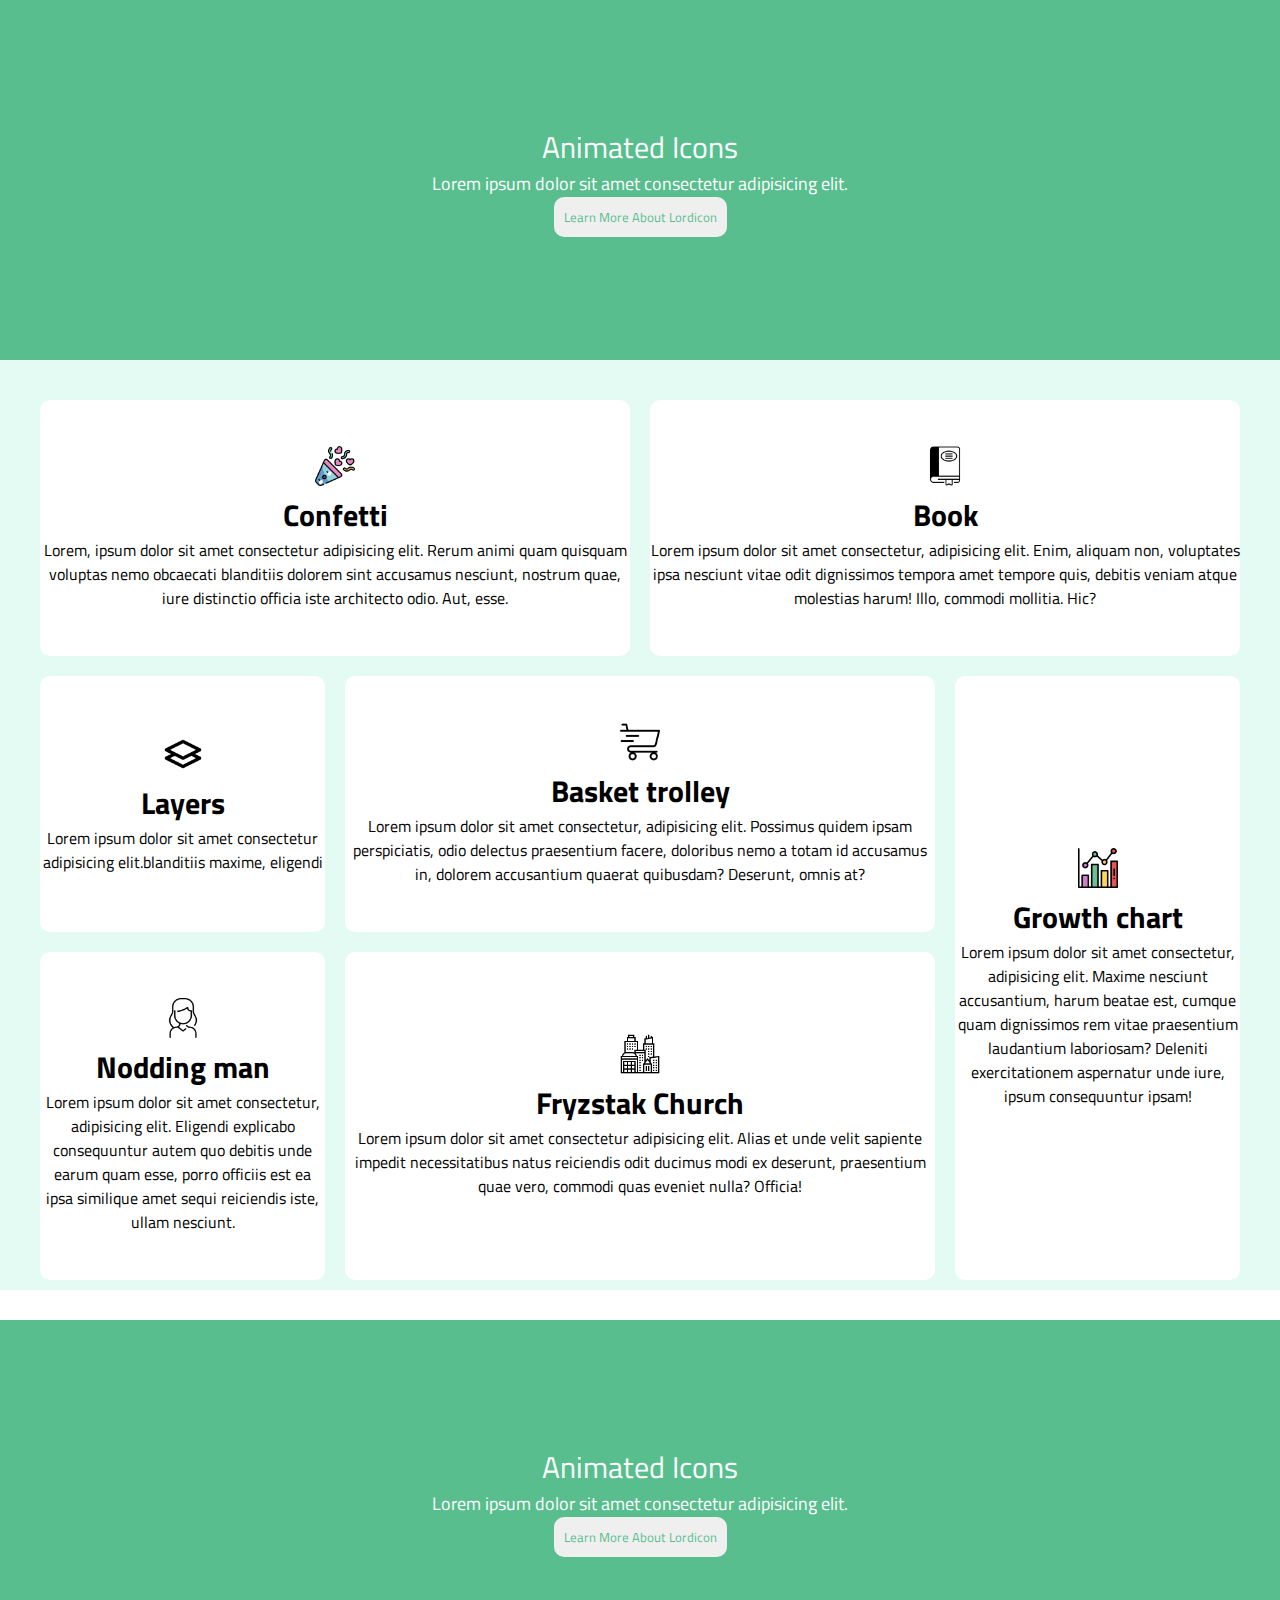
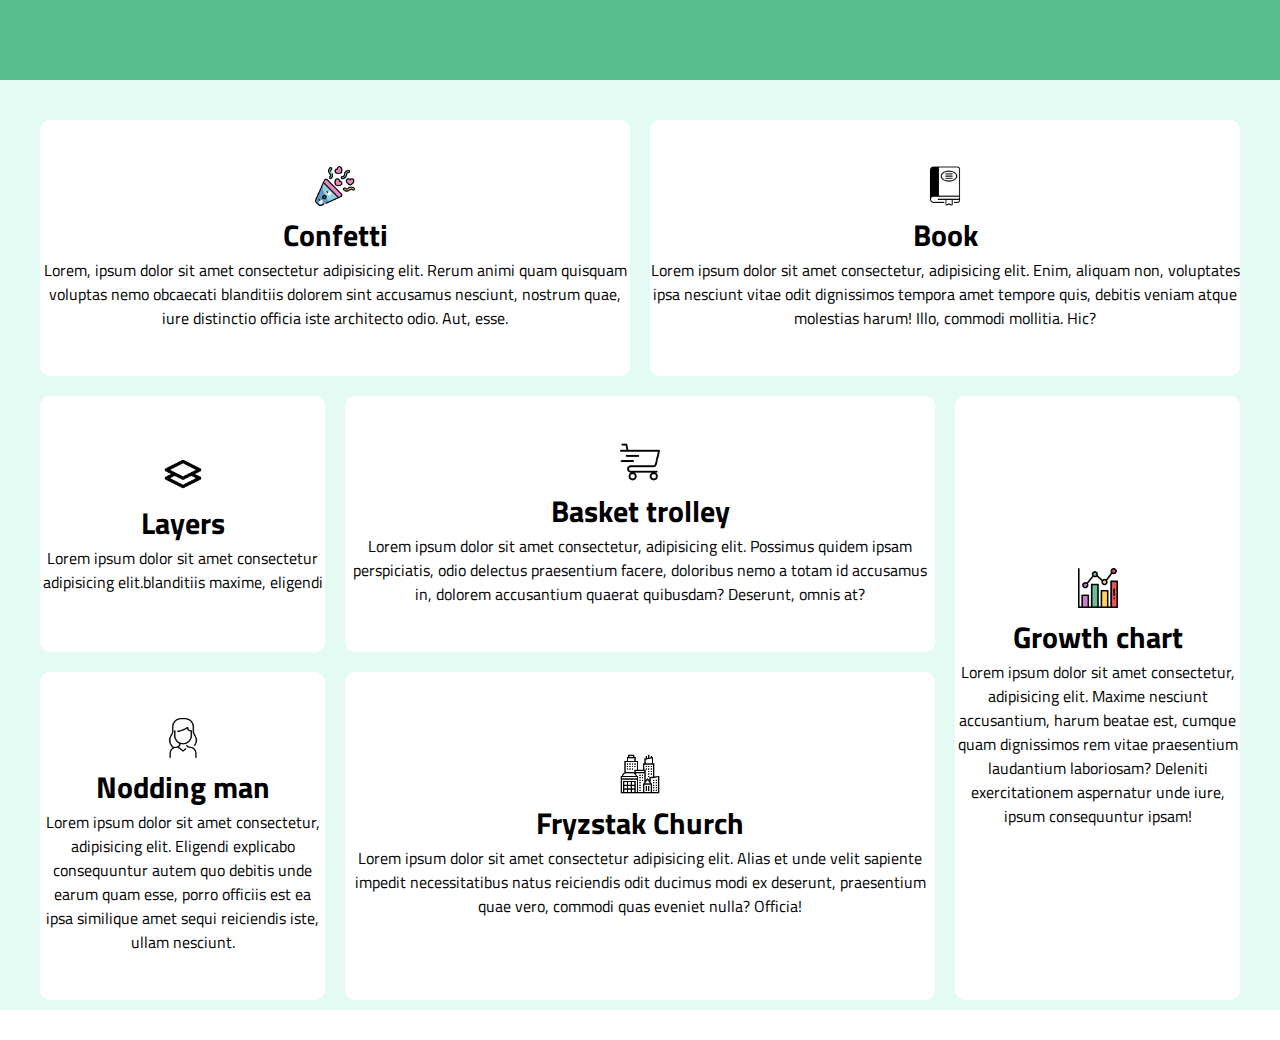
<file: index.html>
<!DOCTYPE html>
 <html lang="en">
 <head>
    <meta charset="UTF-8">
    <meta name="viewport" content="width=device-width, initial-scale=1.0">
    <meta name="title" content="Cubo - Reto Recoleta">
    <meta name="description" content="reto de cubo de mi clase de programacion">
    <meta name="image" content="https://www.google.com/url?sa=i&url=https%3A%2F%2Fr-charts.com%2Fes%2Fmiscelanea%2Fprocesamiento-imagenes-magick%2F&psig=AOvVaw3yQDaZk3pZLPma2YCs6HFG&ust=1756922845114000&source=images&cd=vfe&opi=89978449&ved=0CBUQjRxqFwoTCOD62OLVuo8DFQAAAAAdAAAAABAE">
    <meta name="theme-color" content="#3429">
    <title>Reto</title>
    <link rel="stylesheet" href="tarea.css">
    <link rel="preconnect" href="https://fonts.googleapis.com">
<link rel="preconnect" href="https://fonts.gstatic.com" crossorigin>
<link href="https://fonts.googleapis.com/css2?family=Barlow+Semi+Condensed:ital,wght@0,100;0,200;0,300;0,400;0,500;0,600;0,700;0,800;0,900;1,100;1,200;1,300;1,400;1,500;1,600;1,700;1,800;1,900&family=Fraunces:ital,opsz,wght@0,9..144,100..900;1,9..144,100..900&family=Montserrat:ital,wght@0,100..900;1,100..900&family=Titillium+Web:ital,wght@0,200;0,300;0,400;0,600;0,700;0,900;1,200;1,300;1,400;1,600;1,700&display=swap" rel="stylesheet">
 </head>
 <body>
    <section>
        <div class="contenedor1">
            <span class="span1">Animated Icons</span>
        <p class="inicio1">
            Lorem ipsum dolor sit amet consectetur adipisicing elit.
        </p>
        <button class="button">Learn More About Lordicon</button>
        </div>
        <div class="contenedor2">
            <div class="item">
                <div class="imagen" ><img src="img/papel-picado.png" alt=""></div>
                <span class="span2">Confetti</span>
            <p>Lorem, ipsum dolor sit amet consectetur adipisicing elit. Rerum animi quam quisquam voluptas nemo obcaecati blanditiis dolorem sint accusamus nesciunt, nostrum quae, iure distinctio officia iste architecto odio. Aut, esse.</p>
            </div>
            <div class="item">
                <div class="imagen" ><img src="img/libro.png" alt=""></div>
                 <span class="span2">Book</span>
            <p>Lorem ipsum dolor sit amet consectetur, adipisicing elit. Enim, aliquam non, voluptates ipsa nesciunt vitae odit dignissimos tempora amet tempore quis, debitis veniam atque molestias harum! Illo, commodi mollitia. Hic?</p>
            </div>
           <div class="item">
            <div class="imagen" ><img src="img/dos.png" alt=""></div>
                <span class="span2">Layers</span>
            <p>Lorem ipsum dolor sit amet consectetur adipisicing elit.blanditiis maxime, eligendi </p>
           </div>
            <div class="item">
                <div class="imagen" ><img src="img/carrito-de-compras.png" alt=""></div>
                 <span class="span2">Basket trolley</span>
            <p>Lorem ipsum dolor sit amet consectetur, adipisicing elit. Possimus quidem ipsam perspiciatis, odio delectus praesentium facere, doloribus nemo a totam id accusamus in, dolorem accusantium quaerat quibusdam? Deserunt, omnis at?</p>
            </div>
           <div class="item">
            <div class="imagen" ><img src="img/grafico-de-barras.png" alt=""></div>
                <span class="span2">Growth chart</span>
            <p>Lorem ipsum dolor sit amet consectetur, adipisicing elit. Maxime nesciunt accusantium, harum beatae est, cumque quam dignissimos rem vitae praesentium laudantium laboriosam? Deleniti exercitationem aspernatur unde iure, ipsum consequuntur ipsam!</p>
           </div>
           <div class="item">
            <div class="imagen" ><img src="img/mujer.png" alt=""></div>
               <span class="span2">Nodding man</span>
            <p>Lorem ipsum dolor sit amet consectetur, adipisicing elit. Eligendi explicabo consequuntur autem quo debitis unde earum quam esse, porro officiis est ea ipsa similique amet sequi reiciendis iste, ullam nesciunt.</p>
           </div>
            <div class="item">
                <div class="imagen" ><img src="img/edificios.png" alt=""></div>
               <span class="span2">Fryzstak Church</span>
            <p>Lorem ipsum dolor sit amet consectetur adipisicing elit. Alias et unde velit sapiente impedit necessitatibus natus reiciendis odit ducimus modi ex deserunt, praesentium quae vero, commodi quas eveniet nulla? Officia!</p>
            </div>
            

        </div>
    </section>
 </body>
 </html>
 <!DOCTYPE html>
 <html lang="en">
 <head>
    <meta charset="UTF-8">
    <meta name="viewport" content="width=device-width, initial-scale=1.0">
    <title>Document</title>
    <link rel="stylesheet" href="tarea.css">
    <link rel="preconnect" href="https://fonts.googleapis.com">
<link rel="preconnect" href="https://fonts.gstatic.com" crossorigin>
<link href="https://fonts.googleapis.com/css2?family=Barlow+Semi+Condensed:ital,wght@0,100;0,200;0,300;0,400;0,500;0,600;0,700;0,800;0,900;1,100;1,200;1,300;1,400;1,500;1,600;1,700;1,800;1,900&family=Fraunces:ital,opsz,wght@0,9..144,100..900;1,9..144,100..900&family=Montserrat:ital,wght@0,100..900;1,100..900&family=Titillium+Web:ital,wght@0,200;0,300;0,400;0,600;0,700;0,900;1,200;1,300;1,400;1,600;1,700&display=swap" rel="stylesheet">
 </head>
 <body>
    <section>
        <div class="contenedor1">
            <span class="span1">Animated Icons</span>
        <p class="inicio1">
            Lorem ipsum dolor sit amet consectetur adipisicing elit.
        </p>
        <button class="button">Learn More About Lordicon</button>
        </div>
        <div class="contenedor2">
            <div class="item">
                <div class="imagen" ><img src="img/papel-picado.png" alt=""></div>
                <span class="span2">Confetti</span>
            <p>Lorem, ipsum dolor sit amet consectetur adipisicing elit. Rerum animi quam quisquam voluptas nemo obcaecati blanditiis dolorem sint accusamus nesciunt, nostrum quae, iure distinctio officia iste architecto odio. Aut, esse.</p>
            </div>
            <div class="item">
                <div class="imagen" ><img src="img/libro.png" alt=""></div>
                 <span class="span2">Book</span>
            <p>Lorem ipsum dolor sit amet consectetur, adipisicing elit. Enim, aliquam non, voluptates ipsa nesciunt vitae odit dignissimos tempora amet tempore quis, debitis veniam atque molestias harum! Illo, commodi mollitia. Hic?</p>
            </div>
           <div class="item">
            <div class="imagen" ><img src="img/dos.png" alt=""></div>
                <span class="span2">Layers</span>
            <p>Lorem ipsum dolor sit amet consectetur adipisicing elit.blanditiis maxime, eligendi </p>
           </div>
            <div class="item">
                <div class="imagen" ><img src="img/carrito-de-compras.png" alt=""></div>
                 <span class="span2">Basket trolley</span>
            <p>Lorem ipsum dolor sit amet consectetur, adipisicing elit. Possimus quidem ipsam perspiciatis, odio delectus praesentium facere, doloribus nemo a totam id accusamus in, dolorem accusantium quaerat quibusdam? Deserunt, omnis at?</p>
            </div>
           <div class="item">
            <div class="imagen" ><img src="img/grafico-de-barras.png" alt=""></div>
                <span class="span2">Growth chart</span>
            <p>Lorem ipsum dolor sit amet consectetur, adipisicing elit. Maxime nesciunt accusantium, harum beatae est, cumque quam dignissimos rem vitae praesentium laudantium laboriosam? Deleniti exercitationem aspernatur unde iure, ipsum consequuntur ipsam!</p>
           </div>
           <div class="item">
            <div class="imagen" ><img src="img/mujer.png" alt=""></div>
               <span class="span2">Nodding man</span>
            <p>Lorem ipsum dolor sit amet consectetur, adipisicing elit. Eligendi explicabo consequuntur autem quo debitis unde earum quam esse, porro officiis est ea ipsa similique amet sequi reiciendis iste, ullam nesciunt.</p>
           </div>
            <div class="item">
                <div class="imagen" ><img src="img/edificios.png" alt=""></div>
               <span class="span2">Fryzstak Church</span>
            <p>Lorem ipsum dolor sit amet consectetur adipisicing elit. Alias et unde velit sapiente impedit necessitatibus natus reiciendis odit ducimus modi ex deserunt, praesentium quae vero, commodi quas eveniet nulla? Officia!</p>
            </div>
            

        </div>
    </section>
 </body>
 </html>
</file>
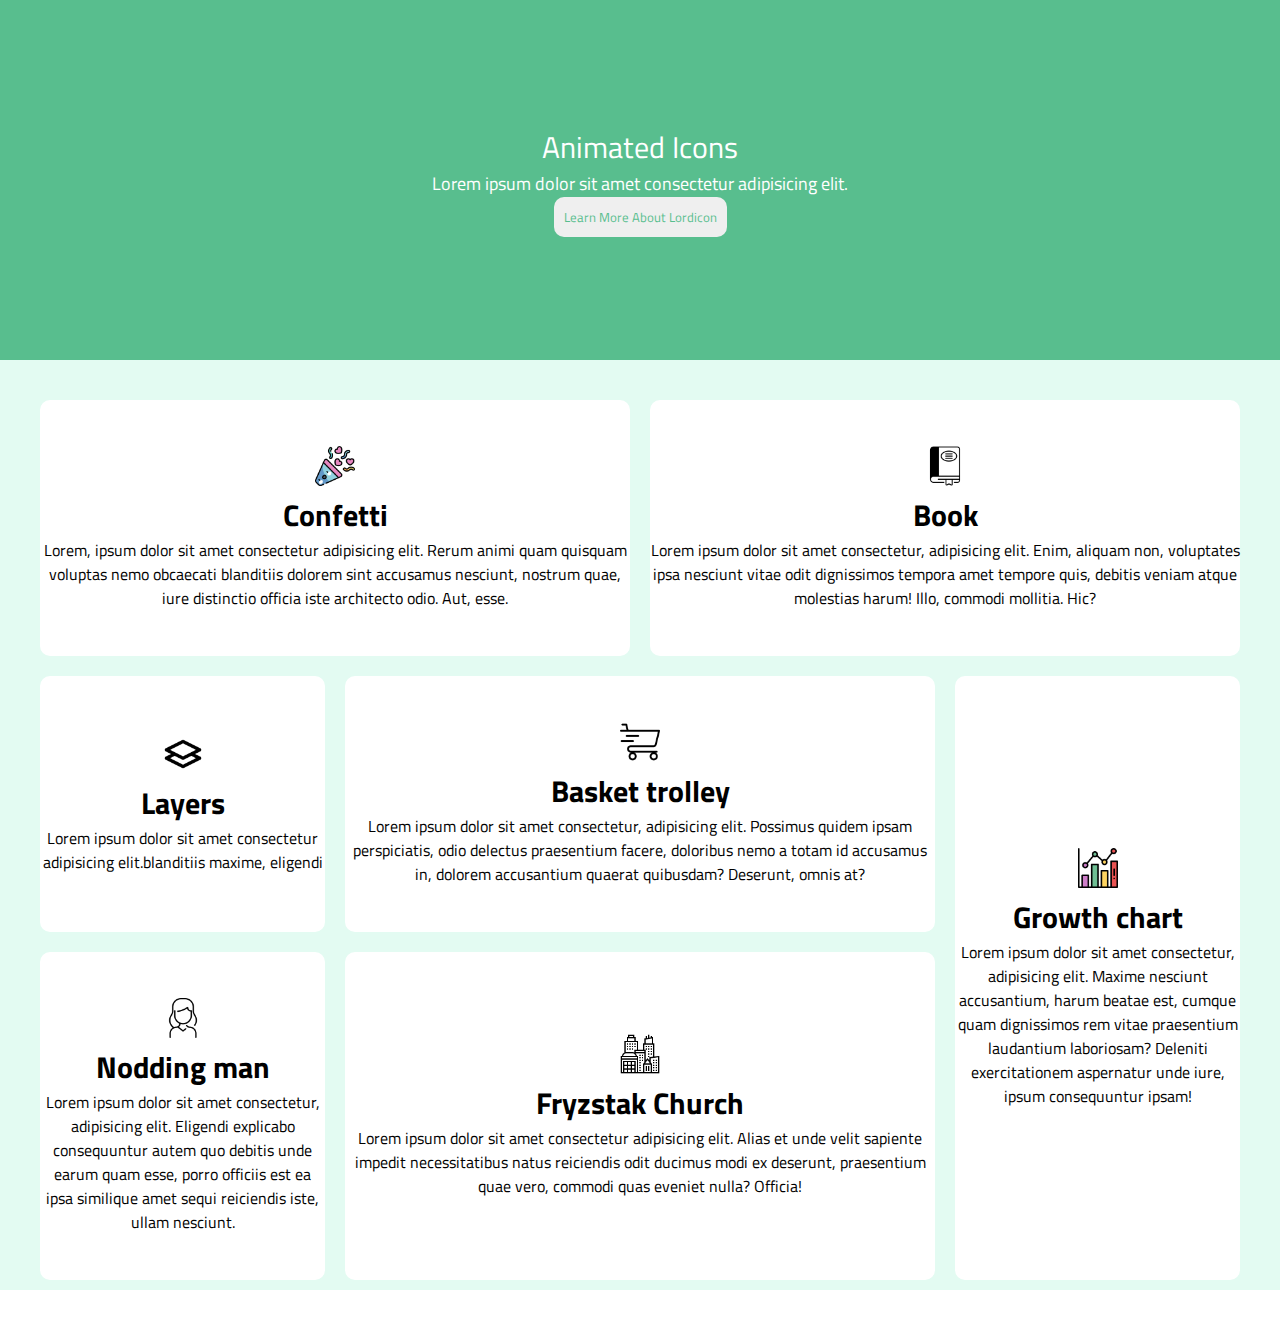
<file: tarea.html>
<!DOCTYPE html>
 <html lang="en">
 <head>
    <meta charset="UTF-8">
    <meta name="viewport" content="width=device-width, initial-scale=1.0">
    <title>Document</title>
    <link rel="stylesheet" href="tarea.css">
    <link rel="preconnect" href="https://fonts.googleapis.com">
<link rel="preconnect" href="https://fonts.gstatic.com" crossorigin>
<link href="https://fonts.googleapis.com/css2?family=Barlow+Semi+Condensed:ital,wght@0,100;0,200;0,300;0,400;0,500;0,600;0,700;0,800;0,900;1,100;1,200;1,300;1,400;1,500;1,600;1,700;1,800;1,900&family=Fraunces:ital,opsz,wght@0,9..144,100..900;1,9..144,100..900&family=Montserrat:ital,wght@0,100..900;1,100..900&family=Titillium+Web:ital,wght@0,200;0,300;0,400;0,600;0,700;0,900;1,200;1,300;1,400;1,600;1,700&display=swap" rel="stylesheet">
 </head>
 <body>
    <section>
        <div class="contenedor1">
            <span class="span1">Animated Icons</span>
        <p class="inicio1">
            Lorem ipsum dolor sit amet consectetur adipisicing elit.
        </p>
        <button class="button">Learn More About Lordicon</button>
        </div>
        <div class="contenedor2">
            <div class="item">
                <div class="imagen" ><img src="img/papel-picado.png" alt=""></div>
                <span class="span2">Confetti</span>
            <p>Lorem, ipsum dolor sit amet consectetur adipisicing elit. Rerum animi quam quisquam voluptas nemo obcaecati blanditiis dolorem sint accusamus nesciunt, nostrum quae, iure distinctio officia iste architecto odio. Aut, esse.</p>
            </div>
            <div class="item">
                <div class="imagen" ><img src="img/libro.png" alt=""></div>
                 <span class="span2">Book</span>
            <p>Lorem ipsum dolor sit amet consectetur, adipisicing elit. Enim, aliquam non, voluptates ipsa nesciunt vitae odit dignissimos tempora amet tempore quis, debitis veniam atque molestias harum! Illo, commodi mollitia. Hic?</p>
            </div>
           <div class="item">
            <div class="imagen" ><img src="img/dos.png" alt=""></div>
                <span class="span2">Layers</span>
            <p>Lorem ipsum dolor sit amet consectetur adipisicing elit.blanditiis maxime, eligendi </p>
           </div>
            <div class="item">
                <div class="imagen" ><img src="img/carrito-de-compras.png" alt=""></div>
                 <span class="span2">Basket trolley</span>
            <p>Lorem ipsum dolor sit amet consectetur, adipisicing elit. Possimus quidem ipsam perspiciatis, odio delectus praesentium facere, doloribus nemo a totam id accusamus in, dolorem accusantium quaerat quibusdam? Deserunt, omnis at?</p>
            </div>
           <div class="item">
            <div class="imagen" ><img src="img/grafico-de-barras.png" alt=""></div>
                <span class="span2">Growth chart</span>
            <p>Lorem ipsum dolor sit amet consectetur, adipisicing elit. Maxime nesciunt accusantium, harum beatae est, cumque quam dignissimos rem vitae praesentium laudantium laboriosam? Deleniti exercitationem aspernatur unde iure, ipsum consequuntur ipsam!</p>
           </div>
           <div class="item">
            <div class="imagen" ><img src="img/mujer.png" alt=""></div>
               <span class="span2">Nodding man</span>
            <p>Lorem ipsum dolor sit amet consectetur, adipisicing elit. Eligendi explicabo consequuntur autem quo debitis unde earum quam esse, porro officiis est ea ipsa similique amet sequi reiciendis iste, ullam nesciunt.</p>
           </div>
            <div class="item">
                <div class="imagen" ><img src="img/edificios.png" alt=""></div>
               <span class="span2">Fryzstak Church</span>
            <p>Lorem ipsum dolor sit amet consectetur adipisicing elit. Alias et unde velit sapiente impedit necessitatibus natus reiciendis odit ducimus modi ex deserunt, praesentium quae vero, commodi quas eveniet nulla? Officia!</p>
            </div>
            

        </div>
    </section>
 </body>
 </html>
</file>
<file: tarea.css>
*{
    margin: 0%;
    padding: 0%;
    box-sizing: border-box;
}
section{
    background-color: #E3FBF2;
    
}
.contenedor1{
    background-color: #58BE8E ;
    height: 40vh;
    display: flex;
    align-items: center;
    justify-content: center;
    flex-direction: row;
    flex-direction: column;
}
.contenedor2{
    background-color: #E3FBF2 ;
    margin: 30px;
    display: grid;
    height: 100vh;
    grid-template-columns: repeat(4, 1fr);
  
}
.item{
    border-radius: 10px;
    margin: 10px;
    font-family: "Titillium Web", sans-serif;
    display: flex;
    justify-content: center;
    align-items: center;
    flex-direction: column;
}
.item:nth-child(1){ 
    background-color: #FFFFFF;
    grid-column: 1/3;
 }
  .item:nth-child(2){ 
    background-color: #FFFFFF;
    grid-column: 3/5;
 }
  .item:nth-child(3){
    background-color:  #FFFFFF;
    grid-column: 1/2;
 }
 .item:nth-child(4){ 
    background-color: #FFFFFF;
    grid-column: 2/4;
 } .item:nth-child(5){ 
    background-color: #FFFFFF;
    grid-column: 4/4;
    grid-row: 4/2;
 }
 .item:nth-child(6){ 
    background-color: #FFFFFF;
    grid-column: 1/2;
 }
  .item:nth-child(7){ 
    background-color: #FFFFFF;
    grid-column: 2/4;
 }
.span1{
    display: flex;
    font-size: 30px;
    justify-content: center;
    font-family: "Titillium Web", sans-serif;
    color: white;
}
.inicio1{
    display: flex;
    font-size: 18px;
    justify-content: center;
    font-family: "Titillium Web", sans-serif;
    color: white;
}
.button{
    padding: 10px;
    border: #E3FBF2;
    border-radius: 10px;
    font-family: "Titillium Web", sans-serif;
    color: #58BE8E ;
}
.span2{ 
    display: flex;
    color: black;
    font-size: 30px;
    font-weight: bold;
    
}
p{
    text-align: center;
}
img{
    height: auto;
    width: 40px;
}
</file>
